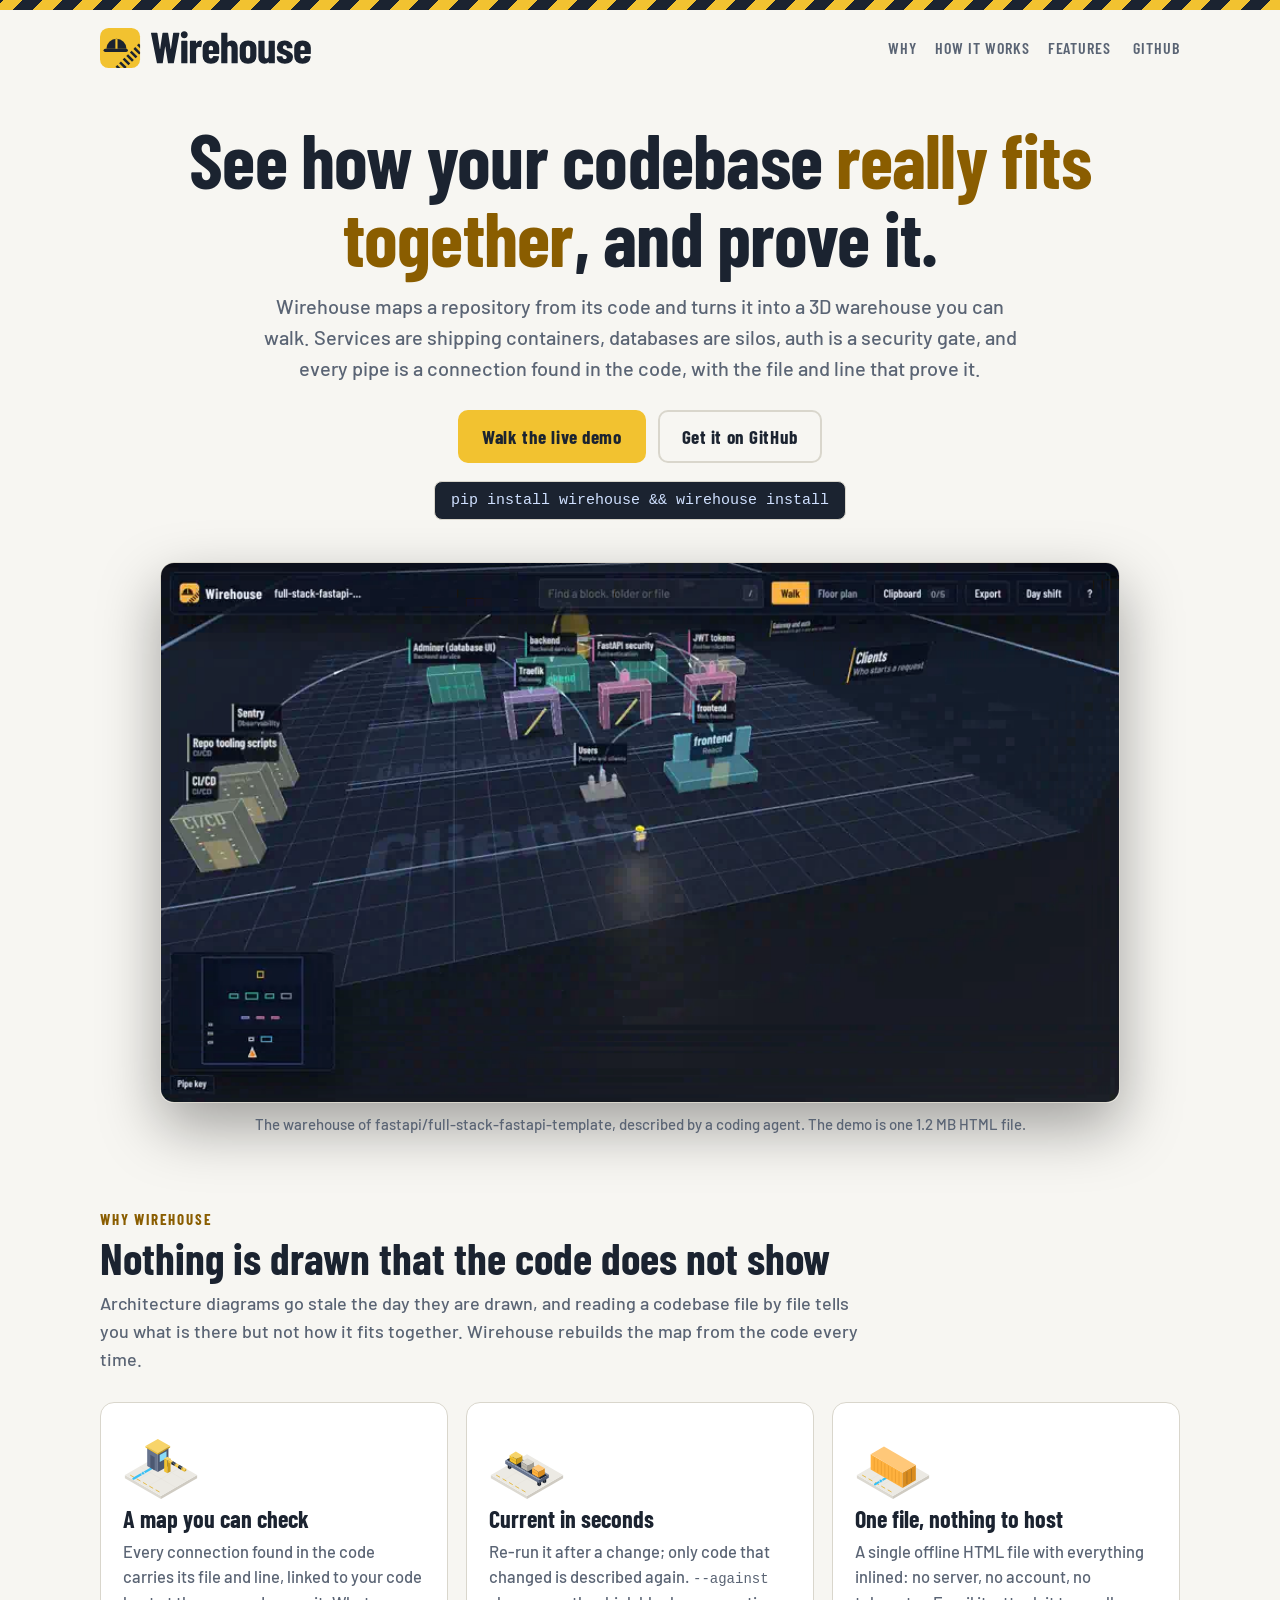
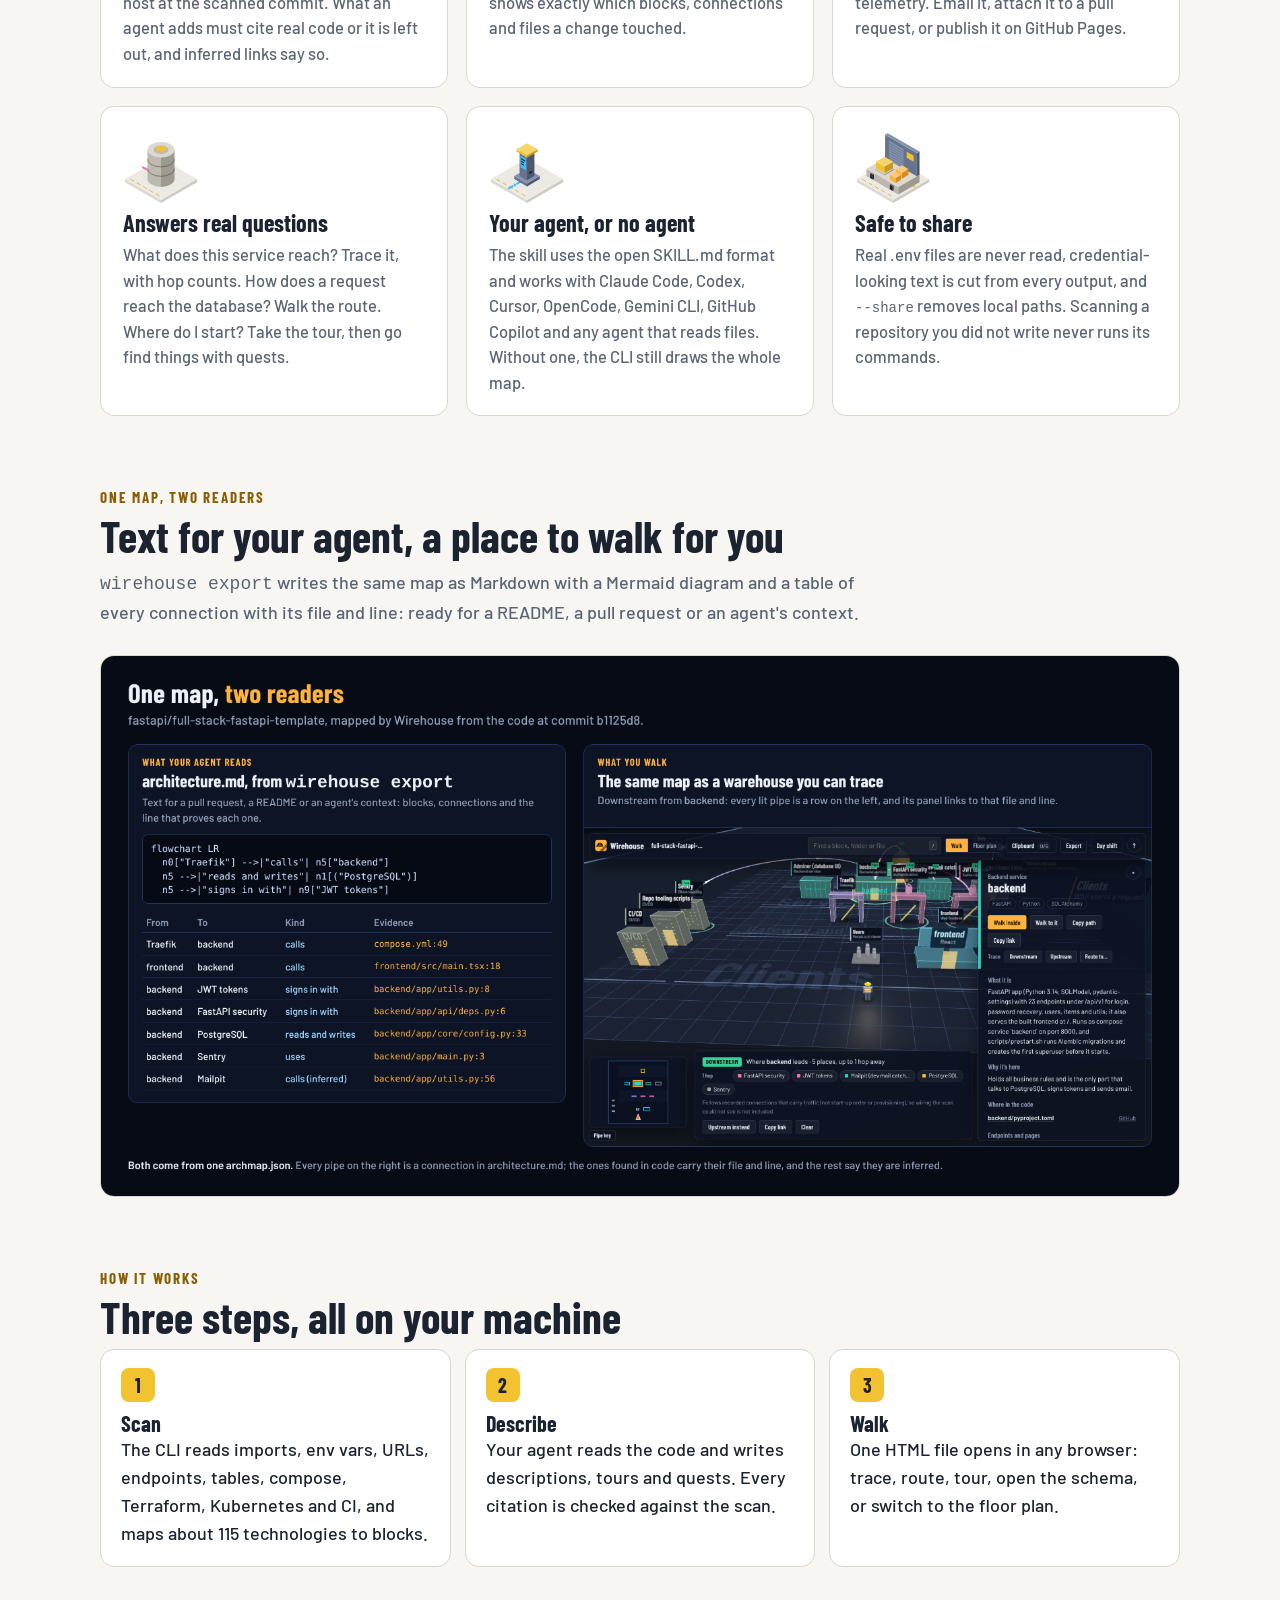
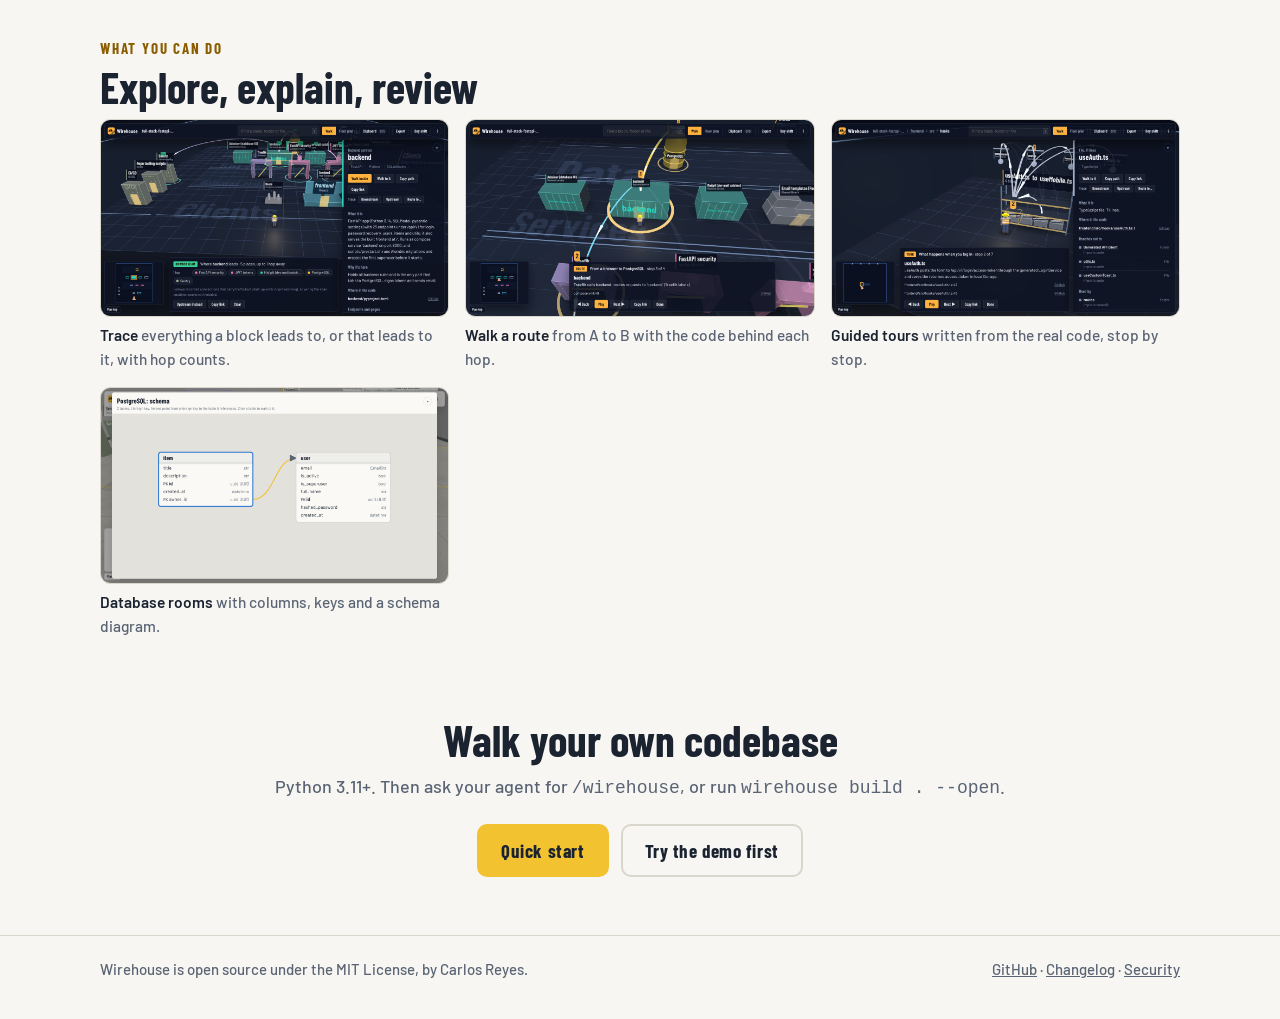
<file: docs/index.html>
<!doctype html>
<html lang="en">
<head>
<meta charset="utf-8">
<meta name="viewport" content="width=device-width, initial-scale=1">
<title>Wirehouse: walk through your codebase like a warehouse</title>
<meta name="description" content="Wirehouse maps a repository from its code and turns it into a 3D warehouse you can walk, with the file and line behind every connection, in one offline HTML file.">
<link rel="icon" href="brand/favicon/favicon.svg" type="image/svg+xml">
<link rel="icon" href="brand/favicon/favicon-32x32.png" type="image/png" sizes="32x32">
<link rel="apple-touch-icon" href="brand/favicon/apple-touch-icon.png">
<meta name="theme-color" content="#070B16">
<meta property="og:type" content="website">
<meta property="og:title" content="Wirehouse">
<meta property="og:description" content="Walk through your codebase like a warehouse. Every pipe is a connection found in the code, with the file and line that prove it.">
<meta property="og:url" content="https://creyes-git.github.io/wirehouse/">
<meta property="og:image" content="https://creyes-git.github.io/wirehouse/brand/social/og-image-1200x630.png">
<meta property="og:image:width" content="1200">
<meta property="og:image:height" content="630">
<meta name="twitter:card" content="summary_large_image">
<meta name="twitter:image" content="https://creyes-git.github.io/wirehouse/brand/social/og-image-1200x630.png">
<!-- Fonts ship with the site, like everything else Wirehouse makes: the page loads nothing from other hosts. -->
<link rel="stylesheet" href="assets/fonts.css">
<style>
:root {
  --bg: #070b16; --panel: #0c1426; --line: #24365e; --ink: #eef2f8; --muted: #93a0b8;
  --accent: #ffb23f; --accent-text: #ffb23f; --accent-ink: #1b2330; --code: #060a14;
  --sign: 'Barlow Condensed', 'Arial Narrow', sans-serif; --body: 'Barlow', system-ui, sans-serif;
}
@media (prefers-color-scheme: light) {
  :root { --bg: #f7f6f2; --panel: #ffffff; --line: #d9d6cc; --ink: #1b2330; --muted: #5a6474; --accent: #f2c230; --accent-text: #8a5d00; --code: #1b2330; }   /* yellow text on paper is unreadable */
}
* { box-sizing: border-box; }
html { scroll-behavior: smooth; }
@media (prefers-reduced-motion: reduce) { html { scroll-behavior: auto; } }
body { margin: 0; background: var(--bg); color: var(--ink); font: 500 18px/1.55 var(--body); }
a { color: inherit; }
.wrap { max-width: 1120px; margin: 0 auto; padding: 0 20px; }
.stripe { height: 10px; background: repeating-linear-gradient(-45deg, var(--accent) 0 14px, #1b2330 14px 28px); }
header.top { display: flex; align-items: center; justify-content: space-between; padding: 18px 0; gap: 16px; }
header.top img { height: 40px; }
.logo-light { display: none; }
@media (prefers-color-scheme: light) { .logo-dark { display: none; } .logo-light { display: block; } }
nav a { margin-left: 18px; color: var(--muted); text-decoration: none; font: 600 16px var(--sign); letter-spacing: .06em; text-transform: uppercase; }
nav a:hover, nav a:focus-visible { color: var(--ink); }
.hero { text-align: center; padding: 34px 0 10px; }
.hero h1 { font: 700 clamp(40px, 7vw, 76px)/1.02 var(--sign); margin: 0 0 16px; letter-spacing: -.01em; }
.hero h1 span { color: var(--accent-text); }
.hero p.lead { max-width: 760px; margin: 0 auto 26px; color: var(--muted); font-size: 20px; }
.ctas { display: flex; gap: 12px; justify-content: center; flex-wrap: wrap; margin-bottom: 18px; }
.btn { display: inline-block; padding: 13px 22px; border-radius: 10px; font: 700 19px var(--sign); letter-spacing: .03em; text-decoration: none; border: 2px solid var(--line); }
.btn.primary { background: var(--accent); color: var(--accent-ink); border-color: var(--accent); }
.btn:focus-visible { outline: 3px solid var(--accent); outline-offset: 3px; }
.install { display: inline-block; background: var(--code); color: #cfe0ff; border: 1px solid var(--line); border-radius: 8px; padding: 10px 16px; font: 500 15px ui-monospace, Menlo, Consolas, monospace; max-width: 100%; overflow-x: auto; white-space: nowrap; }
.demo { margin: 34px auto 0; border-radius: 14px; overflow: hidden; border: 1px solid var(--line); box-shadow: 0 24px 60px rgba(0,0,0,.35); max-width: 960px; }
.demo img { display: block; width: 100%; height: auto; }
.caption { text-align: center; color: var(--muted); font-size: 15px; margin: 10px 0 0; }
section { padding: 64px 0 8px; }
h2 { font: 700 clamp(30px, 4.4vw, 44px)/1.1 var(--sign); margin: 0 0 8px; }
.kicker { color: var(--accent-text); font: 700 15px var(--sign); letter-spacing: .12em; text-transform: uppercase; margin: 0 0 6px; }
.sub { color: var(--muted); max-width: 760px; margin: 0 0 28px; }
.grid { display: grid; grid-template-columns: repeat(auto-fit, minmax(300px, 1fr)); gap: 18px; }
.card { background: var(--panel); border: 1px solid var(--line); border-radius: 14px; padding: 20px 22px; }
.card img { width: 76px; height: 76px; display: block; margin-bottom: 6px; }
.card h3 { font: 700 24px/1.15 var(--sign); margin: 0 0 6px; }
.card p { margin: 0; color: var(--muted); font-size: 16.5px; }
.wide { border-radius: 14px; border: 1px solid var(--line); width: 100%; height: auto; display: block; }
ol.steps { list-style: none; padding: 0; margin: 0; counter-reset: s; display: grid; gap: 14px; grid-template-columns: repeat(auto-fit, minmax(250px, 1fr)); }
ol.steps li { counter-increment: s; background: var(--panel); border: 1px solid var(--line); border-radius: 14px; padding: 18px 20px; }
ol.steps li::before { content: counter(s); display: inline-grid; place-items: center; width: 34px; height: 34px; border-radius: 8px; background: var(--accent); color: var(--accent-ink); font: 700 20px var(--sign); margin-bottom: 8px; }
ol.steps b { display: block; font: 700 22px var(--sign); }
ol.steps code, .card code { font: 500 14px ui-monospace, Menlo, Consolas, monospace; }
.gallery { display: grid; grid-template-columns: repeat(auto-fit, minmax(320px, 1fr)); gap: 16px; }
.gallery figure { margin: 0; }
.gallery img { width: 100%; height: auto; border-radius: 10px; border: 1px solid var(--line); display: block; }
.gallery figcaption { color: var(--muted); font-size: 15.5px; margin-top: 6px; }
.gallery figcaption b { color: var(--ink); }
.end { text-align: center; padding: 70px 0 40px; }
footer { border-top: 1px solid var(--line); color: var(--muted); font-size: 15px; padding: 22px 0 40px; }
footer .wrap { display: flex; justify-content: space-between; gap: 14px; flex-wrap: wrap; }
@media (max-width: 640px) { nav { display: none; } .hero { padding-top: 14px; } }
</style>
</head>
<body>
<div class="stripe" aria-hidden="true"></div>
<div class="wrap">
  <header class="top">
    <a href="./" aria-label="Wirehouse home">
      <img class="logo-dark" src="brand/logo/wirehouse-lockup-horizontal-dark.svg" alt="Wirehouse">
      <img class="logo-light" src="brand/logo/wirehouse-lockup-horizontal-light.svg" alt="Wirehouse">
    </a>
    <nav aria-label="Sections">
      <a href="#why">Why</a><a href="#how">How it works</a><a href="#features">Features</a>
      <a href="https://github.com/creyes-git/wirehouse">GitHub</a>
    </nav>
  </header>

  <main>
    <div class="hero">
      <h1>See how your codebase <span>really fits together</span>, and prove it.</h1>
      <p class="lead">Wirehouse maps a repository from its code and turns it into a 3D warehouse you can walk.
        Services are shipping containers, databases are silos, auth is a security gate, and every pipe is a
        connection found in the code, with the file and line that prove it.</p>
      <div class="ctas">
        <a class="btn primary" href="demo/">Walk the live demo</a>
        <a class="btn" href="https://github.com/creyes-git/wirehouse">Get it on GitHub</a>
      </div>
      <code class="install">pip install wirehouse &amp;&amp; wirehouse install</code>
      <a class="demo" href="demo/" style="display:block">
        <img src="assets/demo.webp" width="880" height="495" alt="The warehouse of fastapi/full-stack-fastapi-template: a downstream trace ripples out from the backend, the worker walks the route from Users to PostgreSQL, enters the backend, switches to the day shift and opens the schema diagram">
      </a>
      <p class="caption">The warehouse of fastapi/full-stack-fastapi-template, described by a coding agent. The demo is one 1.2 MB HTML file.</p>
    </div>

    <section id="why">
      <p class="kicker">Why Wirehouse</p>
      <h2>Nothing is drawn that the code does not show</h2>
      <p class="sub">Architecture diagrams go stale the day they are drawn, and reading a codebase file by file tells you
        what is there but not how it fits together. Wirehouse rebuilds the map from the code every time.</p>
      <div class="grid">
        <div class="card"><picture><source media="(prefers-color-scheme: light)" srcset="brand/landing/spots/light/spot-gate.svg"><img src="brand/landing/spots/dark/spot-gate.svg" alt="" width="76" height="76"></picture><h3>A map you can check</h3>
          <p>Every connection found in the code carries its file and line, linked to your code host at the scanned commit.
          What an agent adds must cite real code or it is left out, and inferred links say so.</p></div>
        <div class="card"><picture><source media="(prefers-color-scheme: light)" srcset="brand/landing/spots/light/spot-conveyor.svg"><img src="brand/landing/spots/dark/spot-conveyor.svg" alt="" width="76" height="76"></picture><h3>Current in seconds</h3>
          <p>Re-run it after a change; only code that changed is described again. <code>--against</code> shows exactly which
          blocks, connections and files a change touched.</p></div>
        <div class="card"><picture><source media="(prefers-color-scheme: light)" srcset="brand/landing/spots/light/spot-container.svg"><img src="brand/landing/spots/dark/spot-container.svg" alt="" width="76" height="76"></picture><h3>One file, nothing to host</h3>
          <p>A single offline HTML file with everything inlined: no server, no account, no telemetry. Email it, attach it to a
          pull request, or publish it on GitHub Pages.</p></div>
        <div class="card"><picture><source media="(prefers-color-scheme: light)" srcset="brand/landing/spots/light/spot-silo.svg"><img src="brand/landing/spots/dark/spot-silo.svg" alt="" width="76" height="76"></picture><h3>Answers real questions</h3>
          <p>What does this service reach? Trace it, with hop counts. How does a request reach the database? Walk the route.
          Where do I start? Take the tour, then go find things with quests.</p></div>
        <div class="card"><picture><source media="(prefers-color-scheme: light)" srcset="brand/landing/spots/light/spot-kiosk.svg"><img src="brand/landing/spots/dark/spot-kiosk.svg" alt="" width="76" height="76"></picture><h3>Your agent, or no agent</h3>
          <p>The skill uses the open SKILL.md format and works with Claude Code, Codex, Cursor, OpenCode, Gemini CLI, GitHub Copilot
          and any agent that reads files. Without one, the CLI still draws the whole map.</p></div>
        <div class="card"><picture><source media="(prefers-color-scheme: light)" srcset="brand/landing/spots/light/spot-dock.svg"><img src="brand/landing/spots/dark/spot-dock.svg" alt="" width="76" height="76"></picture><h3>Safe to share</h3>
          <p>Real .env files are never read, credential-looking text is cut from every output, and <code>--share</code> removes
          local paths. Scanning a repository you did not write never runs its commands.</p></div>
      </div>
    </section>

    <section aria-labelledby="two">
      <p class="kicker">One map, two readers</p>
      <h2 id="two">Text for your agent, a place to walk for you</h2>
      <p class="sub"><code>wirehouse export</code> writes the same map as Markdown with a Mermaid diagram and a table of every connection
        with its file and line: ready for a README, a pull request or an agent's context.</p>
      <img class="wide" src="assets/one-map-two-readers.png" width="1600" height="802" loading="lazy"
        alt="Left: architecture.md from wirehouse export, a table of connections with the file and line of each. Right: the same map as a 3D warehouse with a downstream trace lit up.">
    </section>

    <section id="how">
      <p class="kicker">How it works</p>
      <h2>Three steps, all on your machine</h2>
      <ol class="steps">
        <li><b>Scan</b>The CLI reads imports, env vars, URLs, endpoints, tables, compose, Terraform, Kubernetes and CI, and maps about 115 technologies to blocks.</li>
        <li><b>Describe</b>Your agent reads the code and writes descriptions, tours and quests. Every citation is checked against the scan.</li>
        <li><b>Walk</b>One HTML file opens in any browser: trace, route, tour, open the schema, or switch to the floor plan.</li>
      </ol>
    </section>

    <section id="features">
      <p class="kicker">What you can do</p>
      <h2>Explore, explain, review</h2>
      <div class="gallery">
        <figure><img src="assets/screenshot-trace.png" width="1280" height="720" loading="lazy" alt="Downstream trace from the backend"><figcaption><b>Trace</b> everything a block leads to, or that leads to it, with hop counts.</figcaption></figure>
        <figure><img src="assets/screenshot-route.png" width="1280" height="720" loading="lazy" alt="Walking the route from Users to PostgreSQL"><figcaption><b>Walk a route</b> from A to B with the code behind each hop.</figcaption></figure>
        <figure><img src="assets/screenshot-tour.png" width="1280" height="720" loading="lazy" alt="A tour stop at useAuth.ts"><figcaption><b>Guided tours</b> written from the real code, stop by stop.</figcaption></figure>
        <figure><img src="assets/screenshot-schema.png" width="1280" height="720" loading="lazy" alt="PostgreSQL schema diagram"><figcaption><b>Database rooms</b> with columns, keys and a schema diagram.</figcaption></figure>
      </div>
    </section>

    <div class="end">
      <h2>Walk your own codebase</h2>
      <p class="sub" style="margin:0 auto 22px">Python 3.11+. Then ask your agent for <code>/wirehouse</code>, or run <code>wirehouse build . --open</code>.</p>
      <div class="ctas">
        <a class="btn primary" href="https://github.com/creyes-git/wirehouse#quick-start">Quick start</a>
        <a class="btn" href="demo/">Try the demo first</a>
      </div>
    </div>
  </main>
</div>
<footer>
  <div class="wrap">
    <span>Wirehouse is open source under the MIT License, by Carlos Reyes.</span>
    <span><a href="https://github.com/creyes-git/wirehouse">GitHub</a> · <a href="https://github.com/creyes-git/wirehouse/blob/main/CHANGELOG.md">Changelog</a> · <a href="https://github.com/creyes-git/wirehouse/blob/main/SECURITY.md">Security</a></span>
  </div>
</footer>
</body>
</html>
</file>
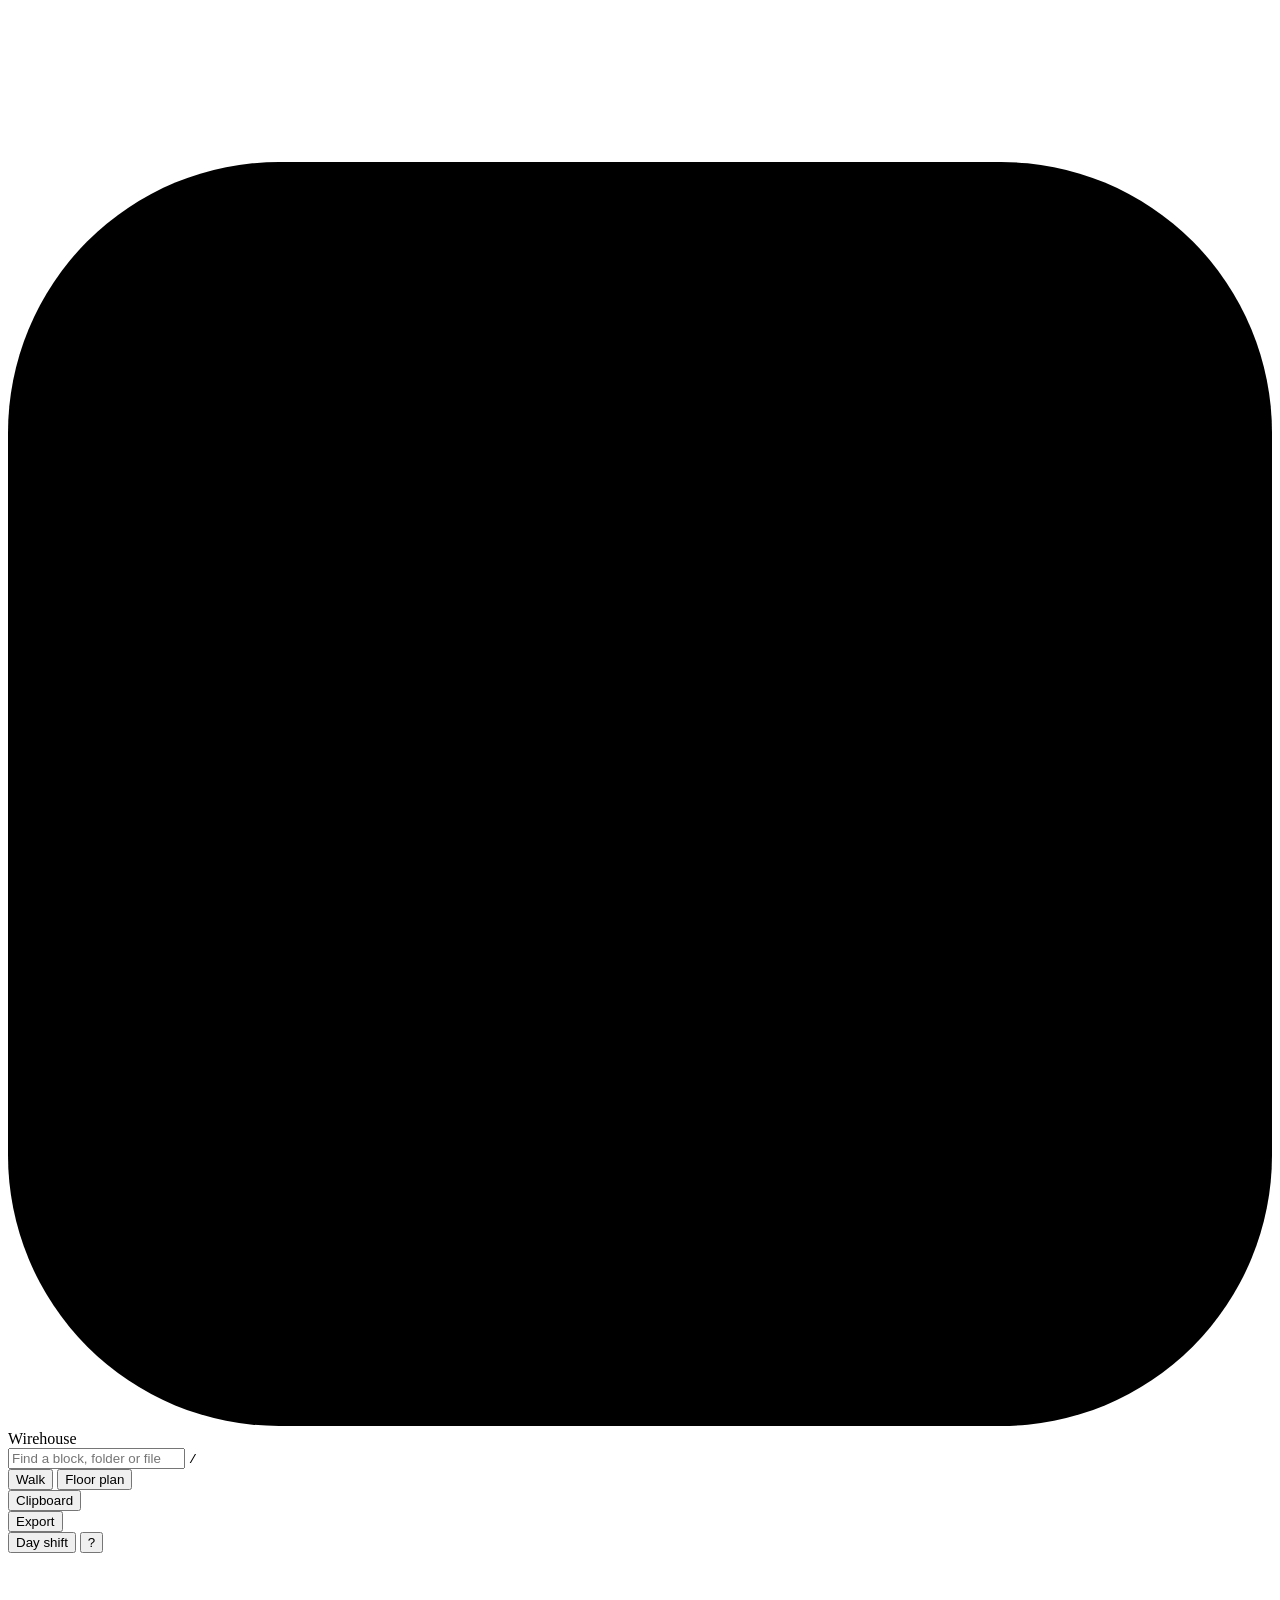
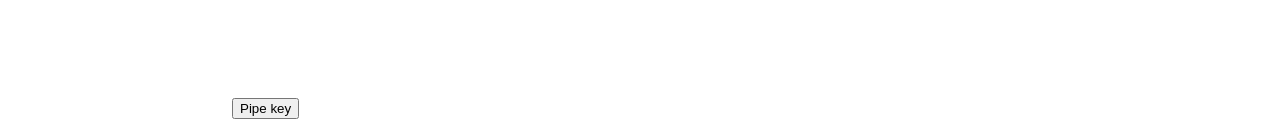
<file: wirehouse/render/template.html>
<!doctype html>
<html lang="en" data-theme="night">
<head>
<meta charset="utf-8">
<meta name="viewport" content="width=device-width, initial-scale=1">
<title>__TITLE__</title>
<link rel="icon" type="image/svg+xml" href="__FAVICON__">
<style>/*__FONTS__*/</style>
<style>/*__CSS__*/</style>
</head>
<body>
<div id="stage" aria-label="3D warehouse view"></div>
<svg id="plan" hidden aria-label="Floor plan view"></svg>

<header id="topbar">
  <div class="brand" title="Wirehouse">
    <svg class="brand-mark" viewBox="4 4 56 56" aria-hidden="true"><rect x="4" y="4" width="56" height="56" rx="12" class="bm-badge"/><path d="M13 33A14 14 0 0 1 41 33Z" class="bm-ink"/><rect x="9" y="33" width="34" height="4.5" rx="2.25" class="bm-ink"/><rect x="25.5" y="19.5" width="3" height="13.5" class="bm-badge"/><g class="bm-ink"><polygon points="40.75,43.25 43.25,40.75 51.25,48.75 48.75,51.25"/><polygon points="45.75,38.25 48.25,35.75 56.25,43.75 53.75,46.25"/><polygon points="38.25,45.75 35.75,48.25 43.75,56.25 46.25,53.75"/><polygon points="50.75,33.25 53.25,30.75 60,37.5 60,40 58.75,41.25"/><polygon points="33.25,50.75 30.75,53.25 37.5,60 40,60 41.25,58.75"/><polygon points="55.75,28.25 58.25,25.75 60,27.5 60,32.5"/><polygon points="28.25,55.75 25.75,58.25 27.5,60 32.5,60"/></g></svg>
    <span class="brand-name">Wirehouse</span>
  </div>
  <nav id="crumbs" aria-label="Where you are"></nav>
  <div class="search">
    <input id="search" type="search" placeholder="Find a block, folder or file" autocomplete="off" spellcheck="false" aria-label="Search the map">
    <kbd>/</kbd>
    <ol id="results" hidden></ol>
  </div>
  <div class="seg" role="group" aria-label="View">
    <button id="view3d" class="on" type="button">Walk</button>
    <button id="view2d" type="button">Floor plan</button>
  </div>
  <button id="clipBtn" class="ghost" type="button" aria-controls="clip" aria-expanded="false" title="Tours and quests (C)">Clipboard</button>
  <div class="menu-wrap">
    <button id="exportBtn" class="ghost" type="button" aria-haspopup="menu" aria-controls="exportMenu" aria-expanded="false" title="Save or share a picture (X)">Export</button>
    <div id="exportMenu" class="menu" role="menu" hidden>
      <button type="button" role="menuitem" data-x="png">Save picture<span>PNG of this view, without the panels</span></button>
      <button type="button" role="menuitem" data-x="copy">Copy picture<span>Paste it into chat or a doc</span></button>
      <button type="button" role="menuitem" data-x="card">Save share card<span id="exportCardSub">1200 × 630</span></button>
    </div>
  </div>
  <div id="changesWrap" class="menu-wrap" hidden>
    <button id="changesBtn" class="ghost" type="button" aria-haspopup="dialog" aria-controls="changesMenu" aria-expanded="false" title="What changed since the earlier map (V)">Changes</button>
    <div id="changesMenu" class="menu checks changes" role="dialog" aria-label="Changes" hidden></div>
  </div>
  <div id="checksWrap" class="menu-wrap" hidden>
    <button id="checksBtn" class="ghost" type="button" aria-haspopup="dialog" aria-controls="checksMenu" aria-expanded="false" title="What the checks left out of this page, and why">Checks</button>
    <div id="checksMenu" class="menu checks" role="dialog" aria-label="Checks" hidden></div>
  </div>
  <button id="theme" class="ghost" type="button" title="Switch lighting (T)">Day shift</button>
  <button id="helpBtn" class="ghost round" type="button" title="Controls (H)" aria-label="Controls">?</button>
</header>

<aside id="clip" hidden aria-label="Clipboard: tours and quests"></aside>

<aside id="panel" hidden aria-label="Inventory tag">
  <button id="panelClose" class="ghost round close" type="button" aria-label="Close">×</button>
  <div id="panelBody"></div>
</aside>

<div id="minimapWrap">
  <canvas id="minimap" width="220" height="160" aria-label="Minimap, click to walk there"></canvas>
  <button id="keyBtn" class="ghost small" type="button" aria-controls="key" aria-expanded="false">Pipe key</button>
  <div id="key" hidden role="group" aria-label="Pipe kinds: switch one off to hide it"></div>
</div>

<div id="prompt" hidden></div>
<section id="bar" hidden aria-label="Trace"></section>
<div id="tooltip" hidden></div>
<div id="toast" hidden></div>
<div id="announce" class="sr" aria-live="polite"></div>
<div id="fade"></div>

<div id="erd" hidden role="dialog" aria-modal="true" aria-labelledby="erdTitle">
  <div class="erd-card">
    <header><div><h2 id="erdTitle"></h2><p id="erdNote" class="note"></p></div>
      <button id="erdClose" class="ghost round" type="button" aria-label="Close schema">×</button></header>
    <svg id="erdSvg" aria-label="Schema diagram"></svg>
  </div>
</div>

<div id="welcome" hidden role="dialog" aria-modal="true" aria-labelledby="welcomeTitle">
  <div class="card">
    <h1 id="welcomeTitle"></h1>
    <p id="welcomeLead"></p>
    <dl class="controls">
      <dt><kbd>W</kbd><kbd>A</kbd><kbd>S</kbd><kbd>D</kbd></dt><dd>Walk (<kbd>Shift</kbd> to run, <kbd>Space</kbd> to jump)</dd>
      <dt>Drag</dt><dd>Look around, scroll to zoom</dd>
      <dt>Click</dt><dd>Inspect a block, rack or pipe. Click it again to walk there</dd>
      <dt><kbd>E</kbd></dt><dd>Walk into the block in front of you</dd>
      <dt><kbd>Q</kbd></dt><dd>Step back out to the room above</dd>
      <dt><kbd>/</kbd></dt><dd>Find anything and walk straight to it</dd>
      <dt><kbd>P</kbd></dt><dd>Switch between walking and the floor plan</dd>
      <dt><kbd>T</kbd></dt><dd>Switch between night and day shift</dd>
      <dt><kbd>R</kbd></dt><dd>Route from the inspected block: pick an end and walk it</dd>
      <dt><kbd>C</kbd></dt><dd>Clipboard: guided tours and quests</dd>
      <dt><kbd>X</kbd></dt><dd>Export a picture or a share card of what you are looking at</dd>
      <dt><kbd>V</kbd></dt><dd>Changes since an earlier map, when the page has them</dd>
      <dt><kbd>Space</kbd> <kbd>,</kbd> <kbd>.</kbd></dt><dd>During a tour or route: play or pause, back, next</dd>
      <dt><kbd>M</kbd></dt><dd>Sound effects on or off (off until you turn them on)</dd>
      <dt><kbd>Esc</kbd></dt><dd>Back out one step (stop, close, clear)</dd>
    </dl>
    <div class="welcome-acts">
      <button id="welcomeGo" class="primary" type="button">Start walking</button>
      <button id="welcomeTour" class="ghost" type="button" hidden>Take the tour</button>
      <button id="soundBtn" class="ghost" type="button" aria-pressed="false">Sound: off</button>
    </div>
  </div>
</div>

<script>/*__THREE__*/</script>
<script>/*__DATA__*/</script>
<script>/*__APP__*/</script>
</body>
</html>
</file>
<file: docs/assets/fonts.css>
@font-face{font-family:'Barlow';font-style:normal;font-weight:400;font-display:swap;src:url([data-uri]) format('woff2');unicode-range:U+0000-00FF, U+0131, U+0152-0153, U+02BB-02BC, U+02C6, U+02DA, U+02DC, U+0304, U+0308, U+0329, U+2000-206F, U+20AC, U+2122, U+2191, U+2193, U+2212, U+2215, U+FEFF, U+FFFD;}
@font-face{font-family:'Barlow';font-style:normal;font-weight:500;font-display:swap;src:url([data-uri]) format('woff2');unicode-range:U+0000-00FF, U+0131, U+0152-0153, U+02BB-02BC, U+02C6, U+02DA, U+02DC, U+0304, U+0308, U+0329, U+2000-206F, U+20AC, U+2122, U+2191, U+2193, U+2212, U+2215, U+FEFF, U+FFFD;}
@font-face{font-family:'Barlow';font-style:normal;font-weight:600;font-display:swap;src:url([data-uri]) format('woff2');unicode-range:U+0000-00FF, U+0131, U+0152-0153, U+02BB-02BC, U+02C6, U+02DA, U+02DC, U+0304, U+0308, U+0329, U+2000-206F, U+20AC, U+2122, U+2191, U+2193, U+2212, U+2215, U+FEFF, U+FFFD;}
@font-face{font-family:'Barlow Condensed';font-style:normal;font-weight:500;font-display:swap;src:url([data-uri]) format('woff2');unicode-range:U+0000-00FF, U+0131, U+0152-0153, U+02BB-02BC, U+02C6, U+02DA, U+02DC, U+0304, U+0308, U+0329, U+2000-206F, U+20AC, U+2122, U+2191, U+2193, U+2212, U+2215, U+FEFF, U+FFFD;}
@font-face{font-family:'Barlow Condensed';font-style:normal;font-weight:600;font-display:swap;src:url([data-uri]) format('woff2');unicode-range:U+0000-00FF, U+0131, U+0152-0153, U+02BB-02BC, U+02C6, U+02DA, U+02DC, U+0304, U+0308, U+0329, U+2000-206F, U+20AC, U+2122, U+2191, U+2193, U+2212, U+2215, U+FEFF, U+FFFD;}
@font-face{font-family:'Barlow Condensed';font-style:normal;font-weight:700;font-display:swap;src:url([data-uri]) format('woff2');unicode-range:U+0000-00FF, U+0131, U+0152-0153, U+02BB-02BC, U+02C6, U+02DA, U+02DC, U+0304, U+0308, U+0329, U+2000-206F, U+20AC, U+2122, U+2191, U+2193, U+2212, U+2215, U+FEFF, U+FFFD;}
</file>
